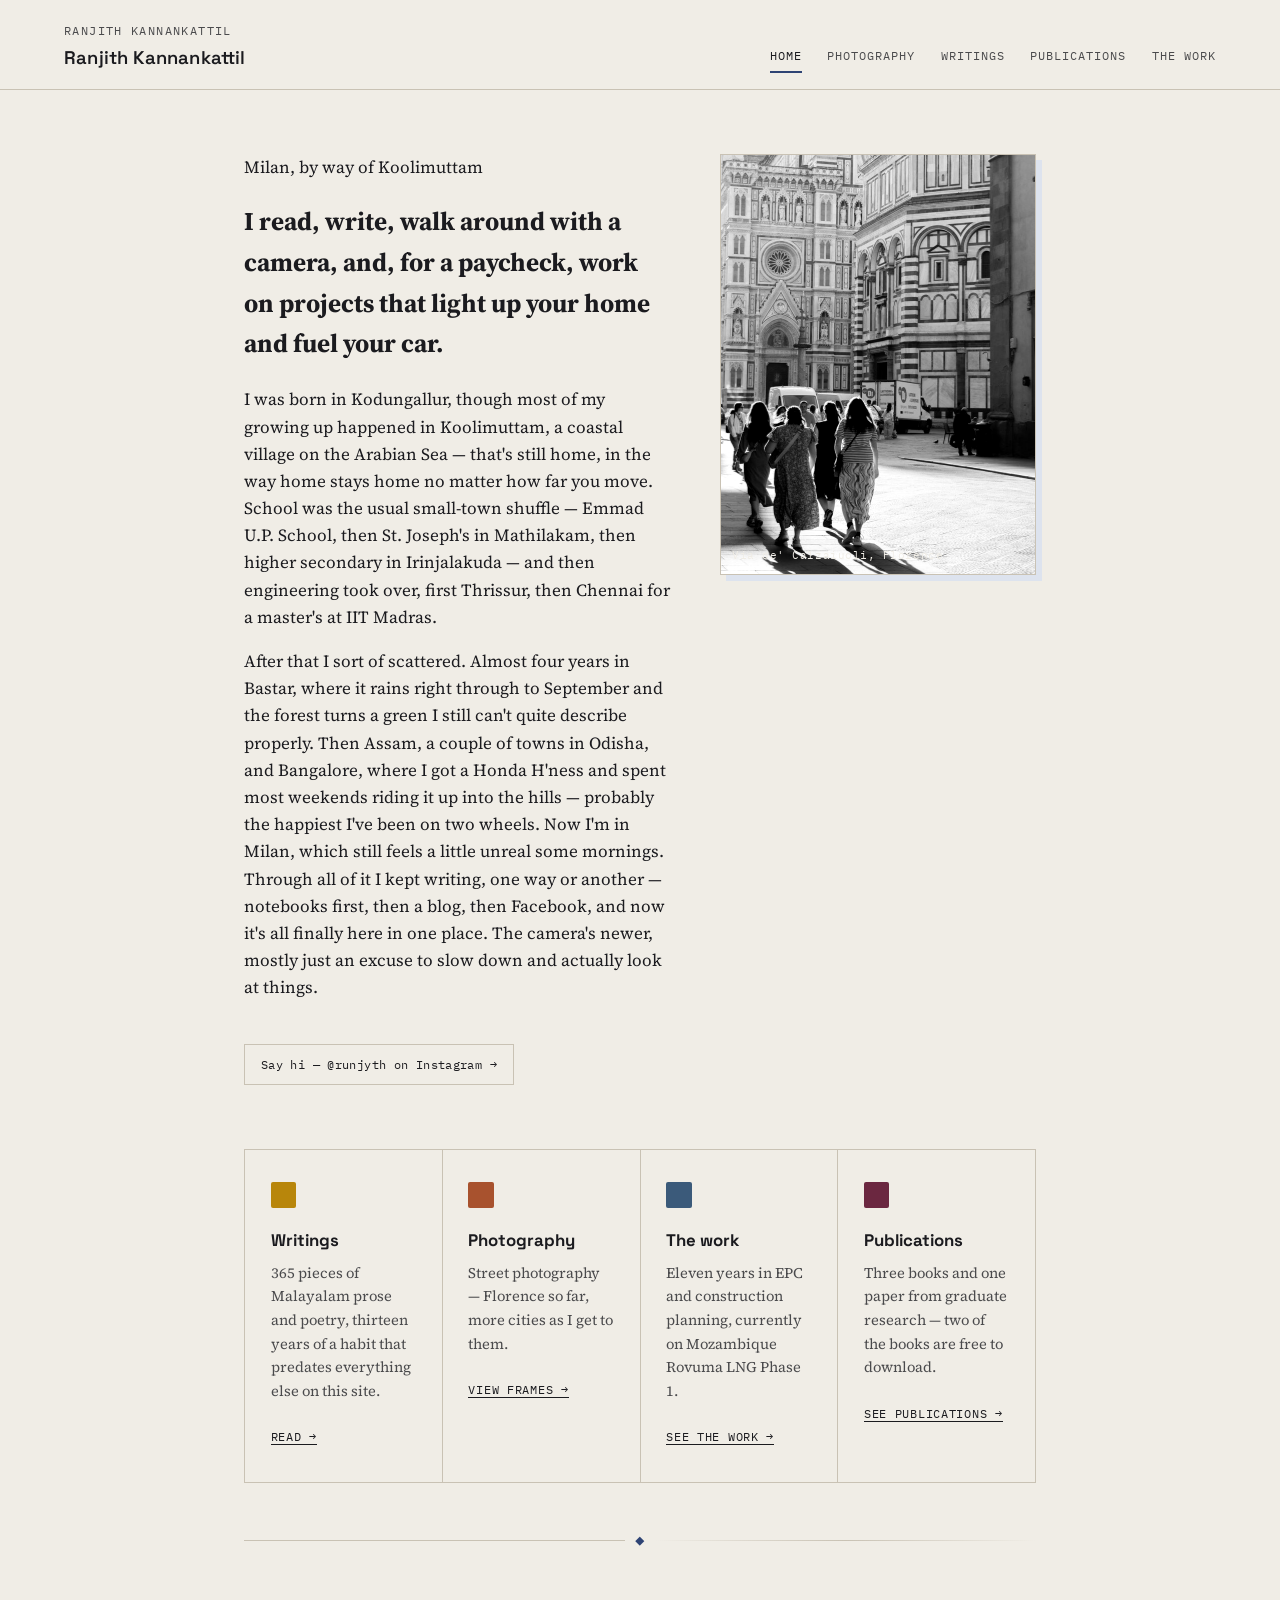
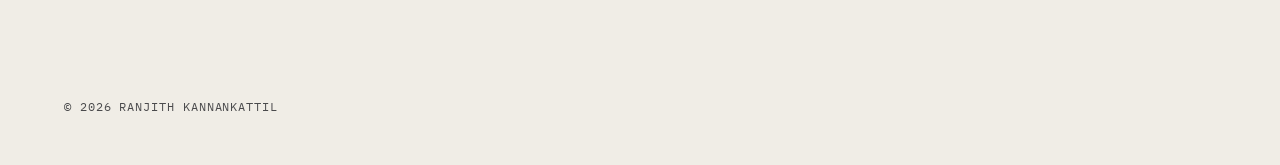
<file: index.html>
<!DOCTYPE html>
<html lang="en">
<head>
<meta charset="UTF-8">
<meta name="viewport" content="width=device-width, initial-scale=1.0">
<title>Ranjith — Writer, Photographer, Engineer</title>
<link rel="preconnect" href="https://fonts.googleapis.com">
<link href="https://fonts.googleapis.com/css2?family=Space+Grotesk:wght@500;600;700&family=Source+Serif+4:ital,wght@0,400;0,600;1,400&family=IBM+Plex+Mono:wght@400;500&family=Manjari:wght@400;700&display=swap" rel="stylesheet">
<link rel="stylesheet" href="css/style.css">
</head>
<body data-section="home">

<header class="titleblock">
  <div>
    <div class="id">RANJITH KANNANKATTIL</div>
    <div class="name">Ranjith Kannankattil</div>
  </div>
  <nav class="tabs">
    <a href="index.html" class="active">Home</a>
    <a href="photography.html">Photography</a>
    <a href="writings.html">Writings</a>
    <a href="publications.html">Publications</a>
    <a href="cv.html">The Work</a>
  </nav>
</header>

<main>
  <section class="hero-grid">
    <div class="hero-text">
      <div class="eyebrow">Milan, by way of Koolimuttam</div>
      <h1>I read, write, walk around with a camera, and, for a paycheck, work on projects that light up your home and fuel your car.</h1>
      <p>I was born in Kodungallur, though most of my growing up happened in Koolimuttam, a
      coastal village on the Arabian Sea — that's still home, in the way home stays home no matter
      how far you move. School was the usual small-town shuffle — Emmad U.P. School, then St.
      Joseph's in Mathilakam, then higher secondary in Irinjalakuda — and then engineering took
      over, first Thrissur, then Chennai for a master's at IIT Madras.</p>
      <p>After that I sort of scattered. Almost four years in Bastar, where it rains right through
      to September and the forest turns a green I still can't quite describe properly. Then Assam,
      a couple of towns in Odisha, and Bangalore, where I got a Honda H'ness and spent most
      weekends riding it up into the hills — probably the happiest I've been on two wheels. Now
      I'm in Milan, which still feels a little unreal some mornings. Through all of it I kept
      writing, one way or another — notebooks first, then a blog, then Facebook, and now it's all
      finally here in one place. The camera's newer, mostly just an excuse to slow down and
      actually look at things.</p>
      <a class="contact-pill" href="https://instagram.com/runjyth" target="_blank" rel="noopener">Say hi — @runjyth on Instagram →</a>
    </div>
    <div class="hero-photo">
      <img src="assets/photos/hero-florence.jpg" alt="Street toward the Duomo, Florence">
      <div class="cap">Via de' Calzaiuoli, Florence</div>
    </div>
  </section>

  <div class="practice-grid">
    <div class="practice">
      <div class="swatch" style="background:#B8860B"></div>
      <h3>Writings</h3>
      <p>365 pieces of Malayalam prose and poetry, thirteen years of a habit that predates everything else on this site.</p>
      <a href="writings.html">Read →</a>
    </div>
    <div class="practice">
      <div class="swatch" style="background:#A8522E"></div>
      <h3>Photography</h3>
      <p>Street photography — Florence so far, more cities as I get to them.</p>
      <a href="photography.html">View frames →</a>
    </div>
    <div class="practice">
      <div class="swatch" style="background:#3B5A7A"></div>
      <h3>The work</h3>
      <p>Eleven years in EPC and construction planning, currently on Mozambique Rovuma LNG Phase 1.</p>
      <a href="cv.html">See the work →</a>
    </div>
    <div class="practice">
      <div class="swatch" style="background:#6B2740"></div>
      <h3>Publications</h3>
      <p>Three books and one paper from graduate research — two of the books are free to download.</p>
      <a href="publications.html">See publications →</a>
    </div>
  </div>

  <div class="diamond-rule"><span class="diamond-mark">◆</span></div>
</main>

<footer>
  <div>© <span id="year"></span> Ranjith Kannankattil</div>
</footer>

<script>document.getElementById('year').textContent = new Date().getFullYear();</script>
</body>
</html>
</file>
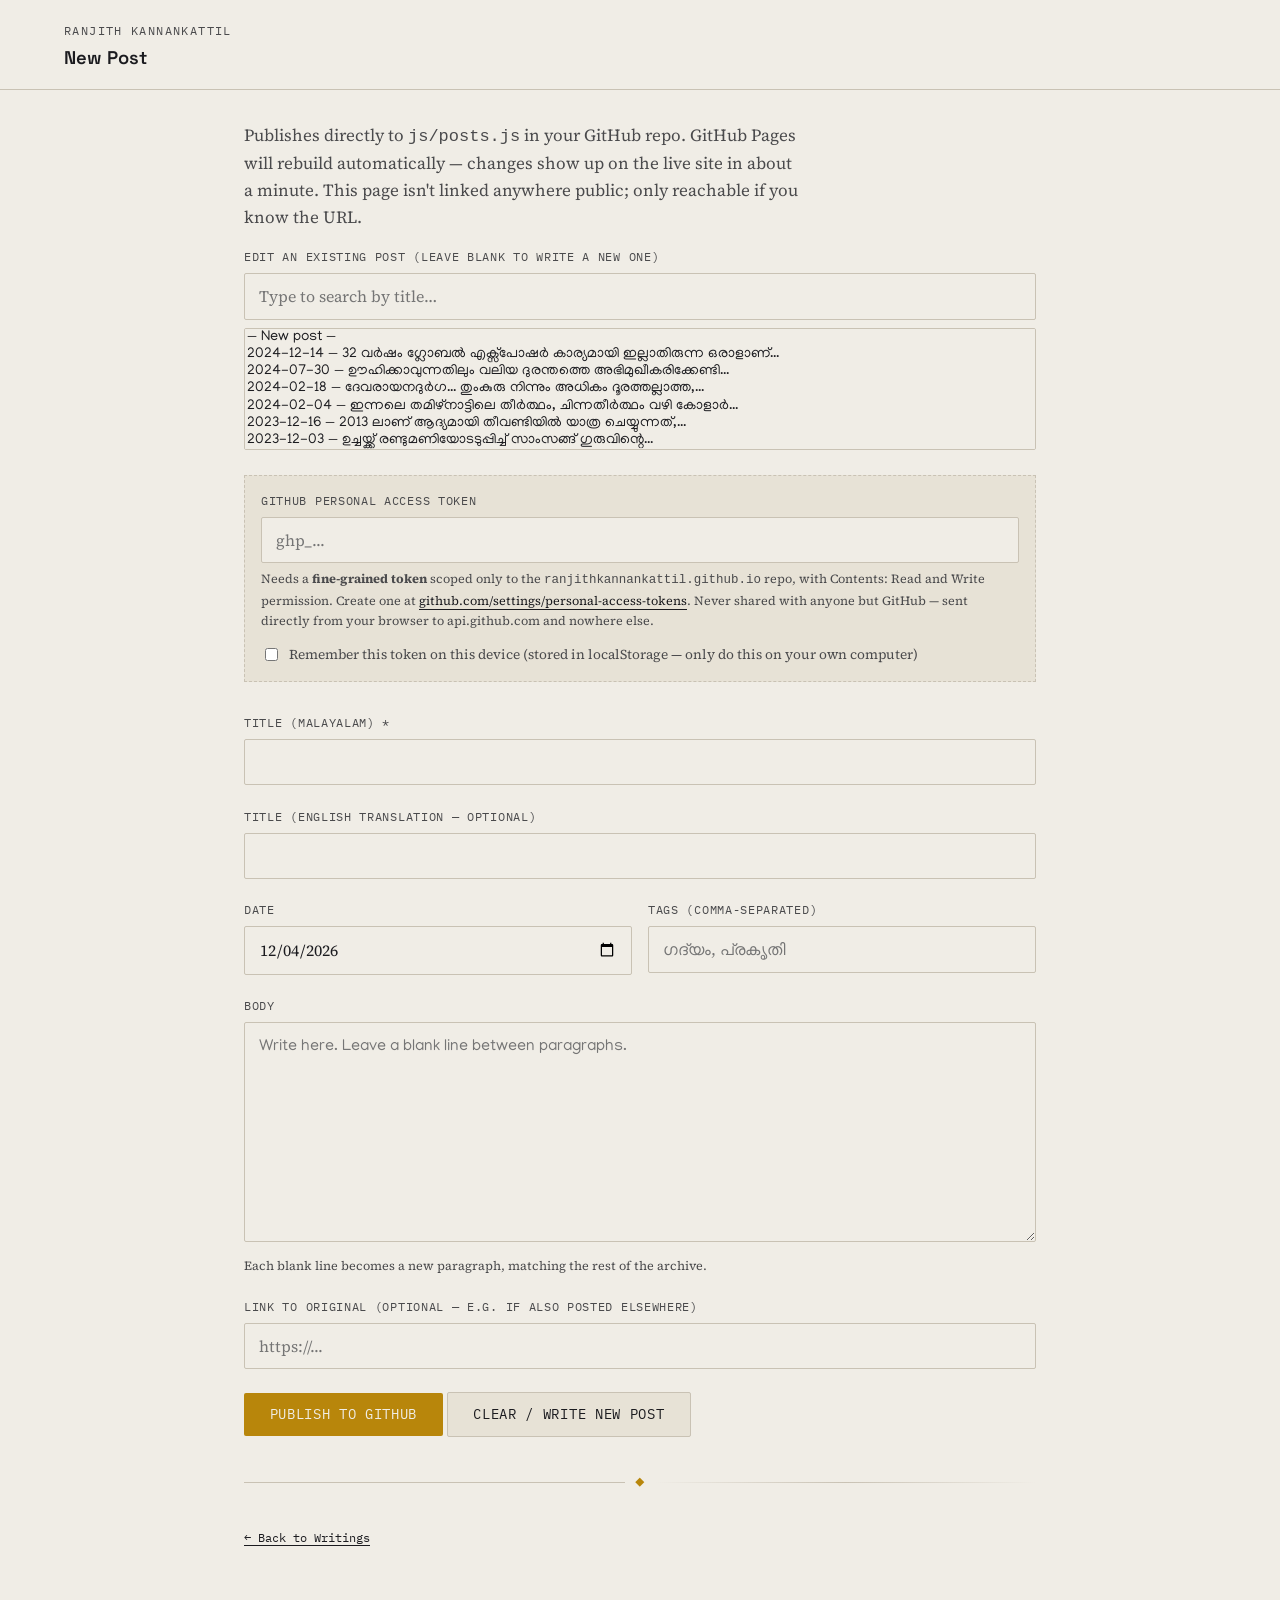
<file: admin.html>
<!DOCTYPE html>
<html lang="en">
<head>
<meta charset="UTF-8">
<meta name="viewport" content="width=device-width, initial-scale=1.0">
<meta name="robots" content="noindex, nofollow">
<title>New Post — Ranjith Kannankattil</title>
<link rel="preconnect" href="https://fonts.googleapis.com">
<link href="https://fonts.googleapis.com/css2?family=Space+Grotesk:wght@500;600;700&family=Source+Serif+4:ital,wght@0,400;0,600;1,400&family=IBM+Plex+Mono:wght@400;500&family=Manjari:wght@400;700&display=swap" rel="stylesheet">
<link rel="stylesheet" href="css/style.css">
<style>
  .admin-field{ margin-bottom:1.4rem; }
  .admin-field label{
    display:block; font-family:var(--f-mono); font-size:.72rem; letter-spacing:.06em;
    text-transform:uppercase; color:var(--ink-soft); margin-bottom:.4rem;
  }
  .admin-field input[type=text], .admin-field input[type=date],
  .admin-field input[type=password], .admin-field textarea{
    width:100%; font-family:var(--f-body); font-size:1rem; padding:.7rem .9rem;
    border:1px solid var(--line); background-color:var(--paper); color:var(--ink);
    border-radius:2px; box-sizing:border-box;
  }
  .admin-field textarea{ font-family:var(--f-ml); min-height:220px; resize:vertical; line-height:1.7; }
  .admin-field .hint{ font-size:.78rem; color:var(--ink-soft); margin-top:.35rem; }
  .admin-row{ display:flex; gap:1rem; flex-wrap:wrap; }
  .admin-row > div{ flex:1; min-width:200px; }
  .admin-check{ display:flex; align-items:center; gap:.5rem; font-size:.85rem; color:var(--ink-soft); margin-top:.5rem; }
  .publish-btn{
    font-family:var(--f-mono); font-size:.85rem; letter-spacing:.05em; text-transform:uppercase;
    padding:.8rem 1.6rem; background:var(--accent); color:var(--paper); border:none;
    border-radius:2px; cursor:pointer;
  }
  .publish-btn:disabled{ opacity:.5; cursor:not-allowed; }
  .admin-status{ margin-top:1.2rem; font-family:var(--f-mono); font-size:.85rem; }
  .admin-status.error{ color:#B23A3A; }
  .admin-status.ok{ color:#2E7D4F; }
  .token-box{
    border:1px dashed var(--line); padding:1rem; margin-bottom:2rem; background:var(--paper-2);
  }
</style>
</head>
<body data-section="writings">

<header class="titleblock">
  <div>
    <div class="id">RANJITH KANNANKATTIL</div>
    <div class="name">New Post</div>
  </div>
</header>

<main>
  <p style="max-width:62ch; color:var(--ink-soft); margin-top:2rem;">
    Publishes directly to <code>js/posts.js</code> in your GitHub repo. GitHub Pages will
    rebuild automatically — changes show up on the live site in about a minute.
    This page isn't linked anywhere public; only reachable if you know the URL.
  </p>

  <div class="admin-field">
    <label for="post-search">Edit an existing post (leave blank to write a new one)</label>
    <input type="text" id="post-search" placeholder="Type to search by title…">
    <select id="existing-post" size="7" style="width:100%; font-family:var(--f-ml); font-size:.9rem; margin-top:.5rem; background-color:var(--paper); border:1px solid var(--line); color:var(--ink);">
      <option value="">— Loading posts… —</option>
    </select>
    <div class="hint" id="editing-indicator"></div>
  </div>

  <div class="token-box">
    <div class="admin-field" style="margin-bottom:.8rem;">
      <label for="gh-token">GitHub Personal Access Token</label>
      <input type="password" id="gh-token" placeholder="ghp_...">
      <div class="hint">
        Needs a <strong>fine-grained token</strong> scoped only to the
        <code>ranjithkannankattil.github.io</code> repo, with Contents: Read and Write
        permission. Create one at
        <a href="https://github.com/settings/personal-access-tokens/new" target="_blank" rel="noopener" style="border-bottom:1px solid currentColor;">github.com/settings/personal-access-tokens</a>.
        Never shared with anyone but GitHub — sent directly from your browser to
        api.github.com and nowhere else.
      </div>
    </div>
    <label class="admin-check">
      <input type="checkbox" id="remember-token">
      Remember this token on this device (stored in localStorage — only do this on your own computer)
    </label>
  </div>

  <form id="post-form">
    <div class="admin-field">
      <label for="title-ml">Title (Malayalam) *</label>
      <input type="text" id="title-ml" required>
    </div>

    <div class="admin-field">
      <label for="title-en">Title (English translation — optional)</label>
      <input type="text" id="title-en">
    </div>

    <div class="admin-row">
      <div class="admin-field">
        <label for="post-date">Date</label>
        <input type="date" id="post-date">
      </div>
      <div class="admin-field">
        <label for="post-tags">Tags (comma-separated)</label>
        <input type="text" id="post-tags" placeholder="ഗദ്യം, പ്രകൃതി">
      </div>
    </div>

    <div class="admin-field">
      <label for="post-body">Body</label>
      <textarea id="post-body" required placeholder="Write here. Leave a blank line between paragraphs."></textarea>
      <div class="hint">Each blank line becomes a new paragraph, matching the rest of the archive.</div>
    </div>

    <div class="admin-field">
      <label for="post-url">Link to original (optional — e.g. if also posted elsewhere)</label>
      <input type="text" id="post-url" placeholder="https://...">
    </div>

    <button type="submit" class="publish-btn" id="publish-btn">Publish to GitHub</button>
    <button type="button" class="publish-btn" id="new-post-btn" style="background:var(--paper-2); color:var(--ink); border:1px solid var(--line);">Clear / write new post</button>
    <div id="admin-status" class="admin-status"></div>
  </form>

  <div class="diamond-rule"><span class="diamond-mark">◆</span></div>
  <p style="font-family:var(--f-mono); font-size:.75rem; color:var(--ink-soft);">
    <a href="writings.html" style="border-bottom:1px solid currentColor;">← Back to Writings</a>
  </p>

</main>

<script src="js/posts.js"></script>
<script src="js/admin.js"></script>
</body>
</html>
</file>
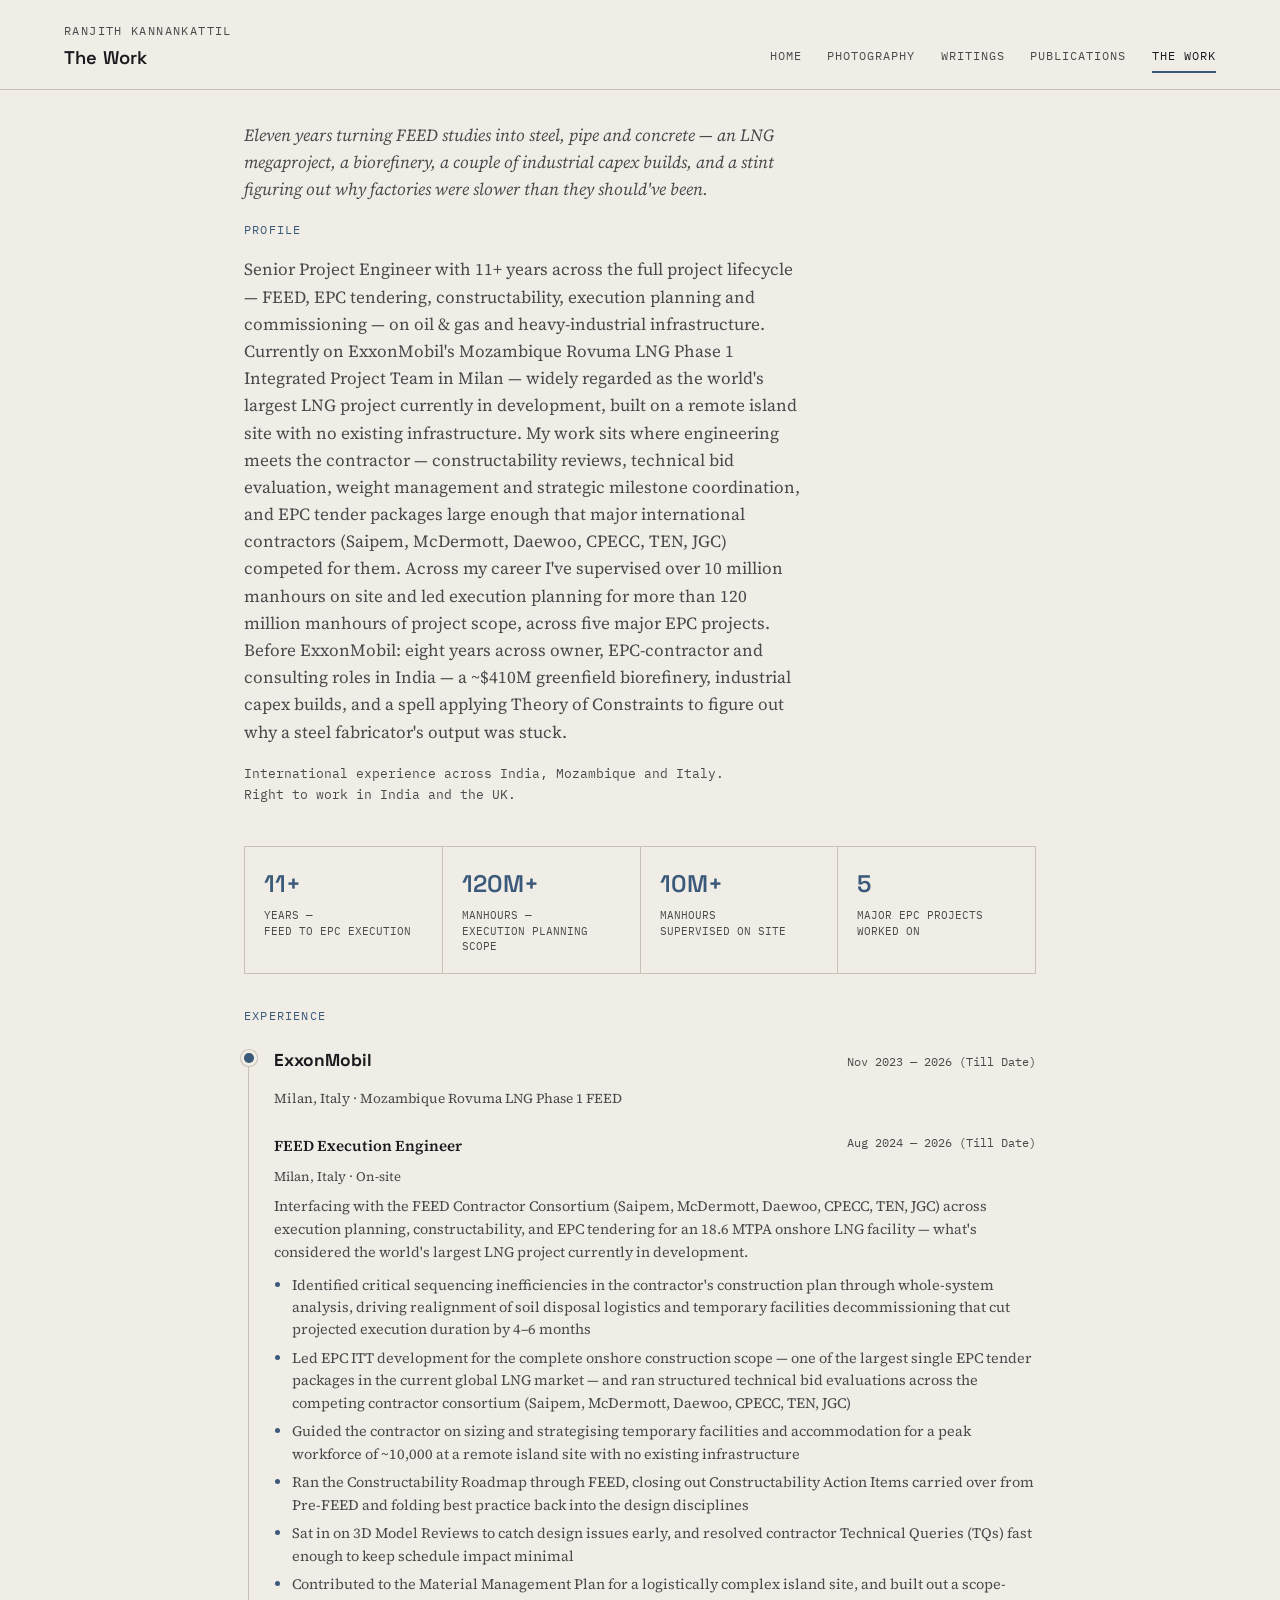
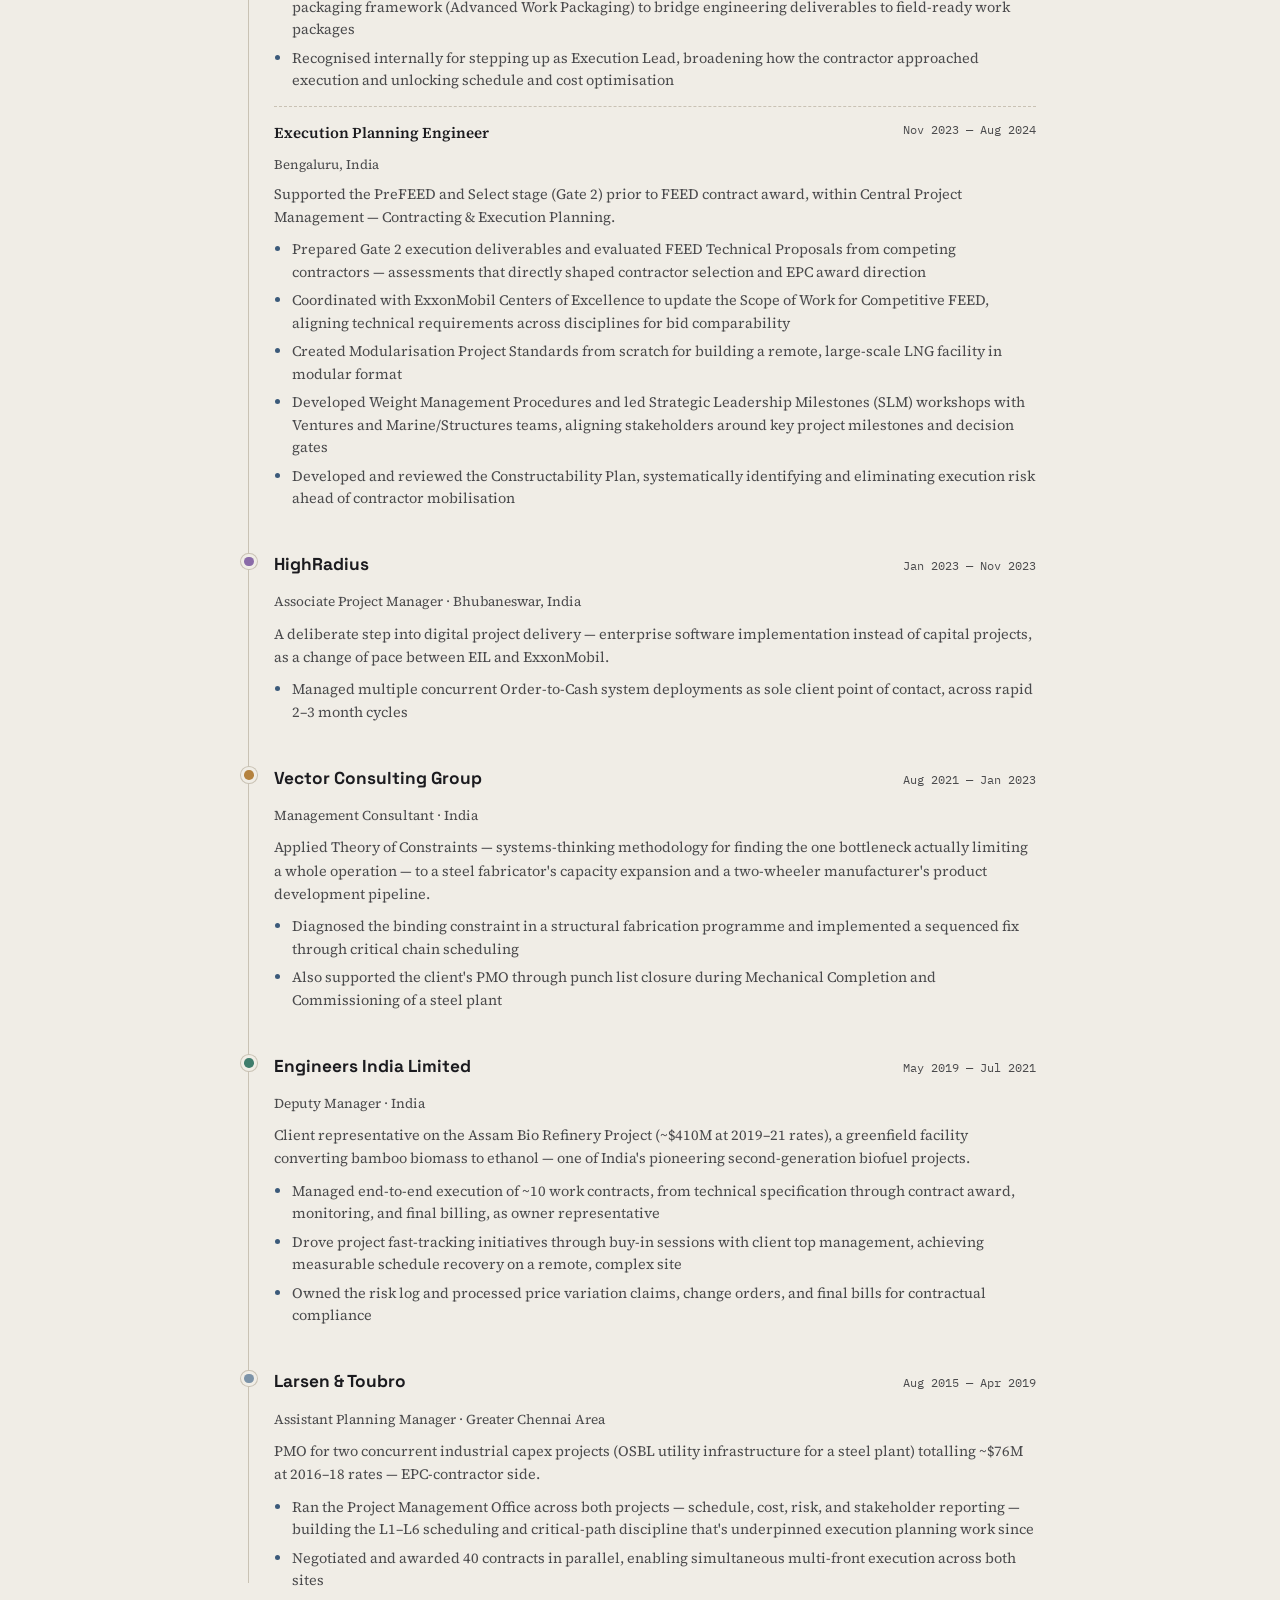
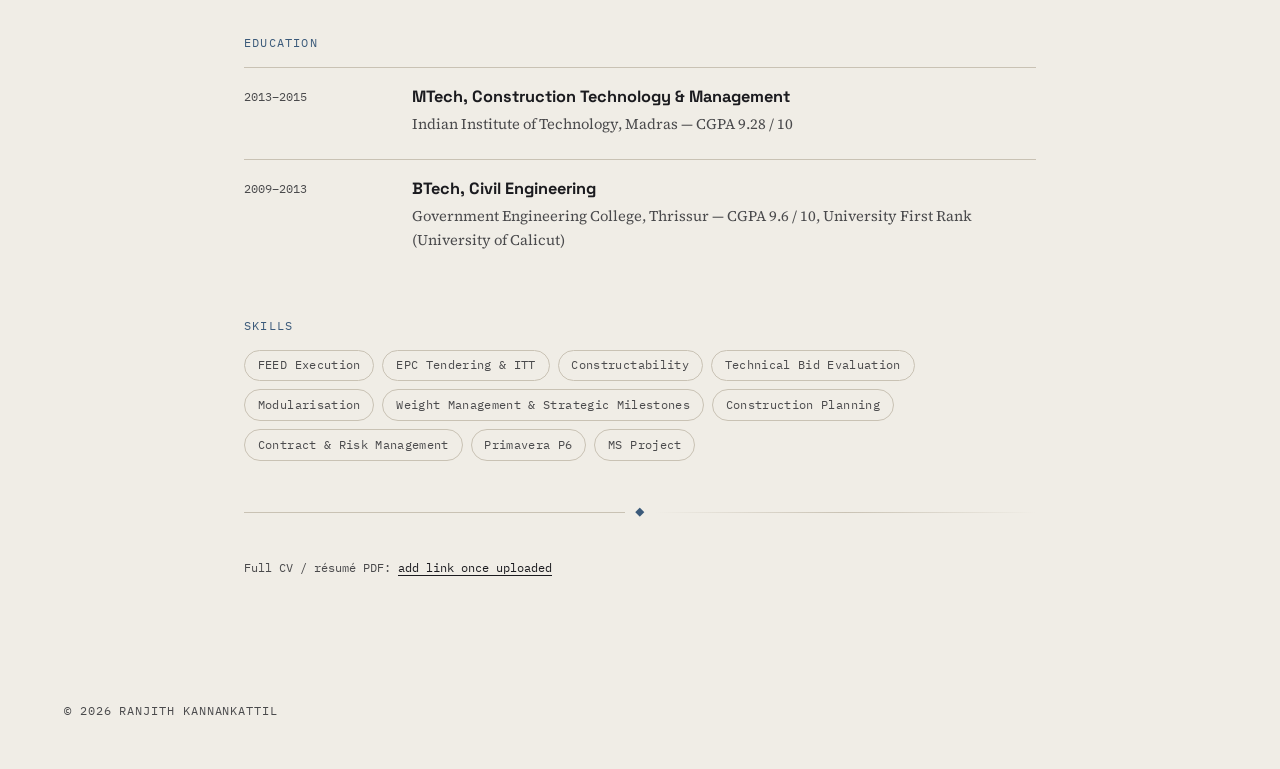
<file: cv.html>
<!DOCTYPE html>
<html lang="en">
<head>
<meta charset="UTF-8">
<meta name="viewport" content="width=device-width, initial-scale=1.0">
<title>The Work — Ranjith K B</title>
<link rel="preconnect" href="https://fonts.googleapis.com">
<link href="https://fonts.googleapis.com/css2?family=Space+Grotesk:wght@500;600;700&family=Source+Serif+4:ital,wght@0,400;0,600;1,400&family=IBM+Plex+Mono:wght@400;500&family=Manjari:wght@400;700&display=swap" rel="stylesheet">
<link rel="stylesheet" href="css/style.css">
</head>
<body data-section="cv">

<header class="titleblock">
  <div>
    <div class="id">RANJITH KANNANKATTIL</div>
    <div class="name">The Work</div>
  </div>
  <nav class="tabs">
    <a href="index.html">Home</a>
    <a href="photography.html">Photography</a>
    <a href="writings.html">Writings</a>
    <a href="publications.html">Publications</a>
    <a href="cv.html" class="active">The Work</a>
  </nav>
</header>

<main>

  <p style="max-width:62ch; color:var(--ink-soft); margin-top:2rem; font-style:italic;">
    Eleven years turning FEED studies into steel, pipe and concrete — an LNG megaproject, a
    biorefinery, a couple of industrial capex builds, and a stint figuring out why factories
    were slower than they should've been.
  </p>

  <div class="cv-section">
    <div class="label">Profile</div>
    <p style="max-width:62ch; color:var(--ink-soft);">
      Senior Project Engineer with 11+ years across the full project lifecycle — FEED,
      EPC tendering, constructability, execution planning and commissioning — on oil &amp; gas
      and heavy-industrial infrastructure. Currently on ExxonMobil's Mozambique Rovuma LNG
      Phase 1 Integrated Project Team in Milan — widely regarded as the world's largest LNG
      project currently in development, built on a remote island site with no existing infrastructure. My work sits where engineering meets the
      contractor — constructability reviews, technical bid evaluation, weight management and
      strategic milestone coordination, and EPC tender packages large enough that major
      international contractors (Saipem, McDermott, Daewoo, CPECC, TEN, JGC) competed for them.
      Across my career I've supervised over 10 million manhours on site and led execution
      planning for more than 120 million manhours of project scope, across five major EPC
      projects. Before
      ExxonMobil: eight years across owner, EPC-contractor and consulting roles in India — a
      ~$410M greenfield biorefinery, industrial capex builds, and a spell applying Theory of
      Constraints to figure out why a steel fabricator's output was stuck.
    </p>
    <p style="max-width:62ch; color:var(--ink-soft); margin-top:.8rem; font-family:var(--f-mono); font-size:.82rem;">
      International experience across India, Mozambique and Italy. Right to work in India and the UK.
    </p>
  </div>

  <div class="cv-stats">
    <div class="cv-stat"><div class="n">11+</div><div class="t">YEARS —<br>FEED TO EPC EXECUTION</div></div>
    <div class="cv-stat"><div class="n">120M+</div><div class="t">MANHOURS —<br>EXECUTION PLANNING SCOPE</div></div>
    <div class="cv-stat"><div class="n">10M+</div><div class="t">MANHOURS<br>SUPERVISED ON SITE</div></div>
    <div class="cv-stat"><div class="n">5</div><div class="t">MAJOR EPC PROJECTS<br>WORKED ON</div></div>
  </div>

  <div class="cv-section">
    <div class="label">Experience</div>
    <div class="cv-timeline">

      <div class="cv-company" id="co-exxonmobil" style="--dot:var(--accent);">
        <div class="cv-company-head">
          <h4>ExxonMobil</h4>
          <time>Nov 2023 — <span class="till-now"></span></time>
        </div>
        <div style="color:var(--ink-soft); font-size:.85rem; margin-bottom:.6rem;">Milan, Italy · Mozambique Rovuma LNG Phase 1 FEED</div>

        <div class="cv-subrole">
          <div class="role-line">
            <span class="role-title">FEED Execution Engineer</span>
            <span class="role-time">Aug 2024 — <span class="till-now"></span></span>
          </div>
          <div class="role-loc">Milan, Italy · On-site</div>
          <p style="font-size:.9rem; color:var(--ink-soft); margin:0 0 .6rem;">
            Interfacing with the FEED Contractor Consortium (Saipem, McDermott, Daewoo, CPECC,
            TEN, JGC) across execution planning, constructability, and EPC tendering for an
            18.6 MTPA onshore LNG facility — what's considered the world's largest LNG project
            currently in development.
          </p>
          <ul class="cv-bullets">
            <li>Identified critical sequencing inefficiencies in the contractor's construction plan through whole-system analysis, driving realignment of soil disposal logistics and temporary facilities decommissioning that cut projected execution duration by 4–6 months</li>
            <li>Led EPC ITT development for the complete onshore construction scope — one of the largest single EPC tender packages in the current global LNG market — and ran structured technical bid evaluations across the competing contractor consortium (Saipem, McDermott, Daewoo, CPECC, TEN, JGC)</li>
            <li>Guided the contractor on sizing and strategising temporary facilities and accommodation for a peak workforce of ~10,000 at a remote island site with no existing infrastructure</li>
            <li>Ran the Constructability Roadmap through FEED, closing out Constructability Action Items carried over from Pre-FEED and folding best practice back into the design disciplines</li>
            <li>Sat in on 3D Model Reviews to catch design issues early, and resolved contractor Technical Queries (TQs) fast enough to keep schedule impact minimal</li>
            <li>Contributed to the Material Management Plan for a logistically complex island site, and built out a scope-packaging framework (Advanced Work Packaging) to bridge engineering deliverables to field-ready work packages</li>
            <li>Recognised internally for stepping up as Execution Lead, broadening how the contractor approached execution and unlocking schedule and cost optimisation</li>
          </ul>
        </div>

        <div class="cv-subrole">
          <div class="role-line">
            <span class="role-title">Execution Planning Engineer</span>
            <span class="role-time">Nov 2023 — Aug 2024</span>
          </div>
          <div class="role-loc">Bengaluru, India</div>
          <p style="font-size:.9rem; color:var(--ink-soft); margin:0 0 .6rem;">
            Supported the PreFEED and Select stage (Gate 2) prior to FEED contract award, within
            Central Project Management — Contracting &amp; Execution Planning.
          </p>
          <ul class="cv-bullets">
            <li>Prepared Gate 2 execution deliverables and evaluated FEED Technical Proposals from competing contractors — assessments that directly shaped contractor selection and EPC award direction</li>
            <li>Coordinated with ExxonMobil Centers of Excellence to update the Scope of Work for Competitive FEED, aligning technical requirements across disciplines for bid comparability</li>
            <li>Created Modularisation Project Standards from scratch for building a remote, large-scale LNG facility in modular format</li>
            <li>Developed Weight Management Procedures and led Strategic Leadership Milestones (SLM) workshops with Ventures and Marine/Structures teams, aligning stakeholders around key project milestones and decision gates</li>
            <li>Developed and reviewed the Constructability Plan, systematically identifying and eliminating execution risk ahead of contractor mobilisation</li>
          </ul>
        </div>
      </div>

      <div class="cv-company" id="co-highradius" style="--dot:#8A6BA8;">
        <div class="cv-company-head">
          <h4>HighRadius</h4>
          <time>Jan 2023 — Nov 2023</time>
        </div>
        <div style="color:var(--ink-soft); font-size:.85rem; margin-bottom:.6rem;">Associate Project Manager · Bhubaneswar, India</div>
        <p style="font-size:.9rem; color:var(--ink-soft); margin:0 0 .6rem;">
          A deliberate step into digital project delivery — enterprise software implementation
          instead of capital projects, as a change of pace between EIL and ExxonMobil.
        </p>
        <ul class="cv-bullets">
          <li>Managed multiple concurrent Order-to-Cash system deployments as sole client point of contact, across rapid 2–3 month cycles</li>
        </ul>
      </div>

      <div class="cv-company" id="co-vector" style="--dot:#B4823F;">
        <div class="cv-company-head">
          <h4>Vector Consulting Group</h4>
          <time>Aug 2021 — Jan 2023</time>
        </div>
        <div style="color:var(--ink-soft); font-size:.85rem; margin-bottom:.6rem;">Management Consultant · India</div>
        <p style="font-size:.9rem; color:var(--ink-soft); margin:0 0 .6rem;">
          Applied Theory of Constraints — systems-thinking methodology for finding the one
          bottleneck actually limiting a whole operation — to a steel fabricator's capacity
          expansion and a two-wheeler manufacturer's product development pipeline.
        </p>
        <ul class="cv-bullets">
          <li>Diagnosed the binding constraint in a structural fabrication programme and implemented a sequenced fix through critical chain scheduling</li>
          <li>Also supported the client's PMO through punch list closure during Mechanical Completion and Commissioning of a steel plant</li>
        </ul>
      </div>

      <div class="cv-company" id="co-eil" style="--dot:#3F7D6C;">
        <div class="cv-company-head">
          <h4>Engineers India Limited</h4>
          <time>May 2019 — Jul 2021</time>
        </div>
        <div style="color:var(--ink-soft); font-size:.85rem; margin-bottom:.6rem;">Deputy Manager · India</div>
        <p style="font-size:.9rem; color:var(--ink-soft); margin:0 0 .6rem;">
          Client representative on the Assam Bio Refinery Project (~$410M at 2019–21 rates), a
          greenfield facility converting bamboo biomass to ethanol — one of India's pioneering
          second-generation biofuel projects.
        </p>
        <ul class="cv-bullets">
          <li>Managed end-to-end execution of ~10 work contracts, from technical specification through contract award, monitoring, and final billing, as owner representative</li>
          <li>Drove project fast-tracking initiatives through buy-in sessions with client top management, achieving measurable schedule recovery on a remote, complex site</li>
          <li>Owned the risk log and processed price variation claims, change orders, and final bills for contractual compliance</li>
        </ul>
      </div>

      <div class="cv-company" id="co-lt" style="--dot:#7C93A8;">
        <div class="cv-company-head">
          <h4>Larsen &amp; Toubro</h4>
          <time>Aug 2015 — Apr 2019</time>
        </div>
        <div style="color:var(--ink-soft); font-size:.85rem; margin-bottom:.6rem;">Assistant Planning Manager · Greater Chennai Area</div>
        <p style="font-size:.9rem; color:var(--ink-soft); margin:0 0 .6rem;">
          PMO for two concurrent industrial capex projects (OSBL utility infrastructure for a
          steel plant) totalling ~$76M at 2016–18 rates — EPC-contractor side.
        </p>
        <ul class="cv-bullets">
          <li>Ran the Project Management Office across both projects — schedule, cost, risk, and stakeholder reporting — building the L1–L6 scheduling and critical-path discipline that's underpinned execution planning work since</li>
          <li>Negotiated and awarded 40 contracts in parallel, enabling simultaneous multi-front execution across both sites</li>
        </ul>
      </div>

    </div>
  </div>

  <div class="cv-section">
    <div class="label">Education</div>
    <div class="cv-entry">
      <time>2013–2015</time>
      <div>
        <h4>MTech, Construction Technology &amp; Management</h4>
        <div class="org">Indian Institute of Technology, Madras — CGPA 9.28 / 10</div>
      </div>
    </div>
    <div class="cv-entry">
      <time>2009–2013</time>
      <div>
        <h4>BTech, Civil Engineering</h4>
        <div class="org">Government Engineering College, Thrissur — CGPA 9.6 / 10, University First Rank (University of Calicut)</div>
      </div>
    </div>
  </div>

  <div class="cv-section">
    <div class="label">Skills</div>
    <div style="display:flex; flex-wrap:wrap; gap:.5rem;">
      <span class="chip">FEED Execution</span>
      <span class="chip">EPC Tendering &amp; ITT</span>
      <span class="chip">Constructability</span>
      <span class="chip">Technical Bid Evaluation</span>
      <span class="chip">Modularisation</span>
      <span class="chip">Weight Management &amp; Strategic Milestones</span>
      <span class="chip">Construction Planning</span>
      <span class="chip">Contract &amp; Risk Management</span>
      <span class="chip">Primavera P6</span>
      <span class="chip">MS Project</span>
    </div>
  </div>

  <div class="diamond-rule"><span class="diamond-mark">◆</span></div>
  <p style="font-family:var(--f-mono); font-size:.78rem; color:var(--ink-soft);">
    Full CV / résumé PDF: <a href="#" style="border-bottom:1px solid currentColor;">add link once uploaded</a>
  </p>

</main>

<footer>
  <div>© <span id="year"></span> Ranjith Kannankattil</div>
</footer>

<script>
document.getElementById('year').textContent = new Date().getFullYear();
document.querySelectorAll('.till-now').forEach(el => {
  el.textContent = new Date().getFullYear() + ' (Till Date)';
});
</script>
</body>
</html>
</file>
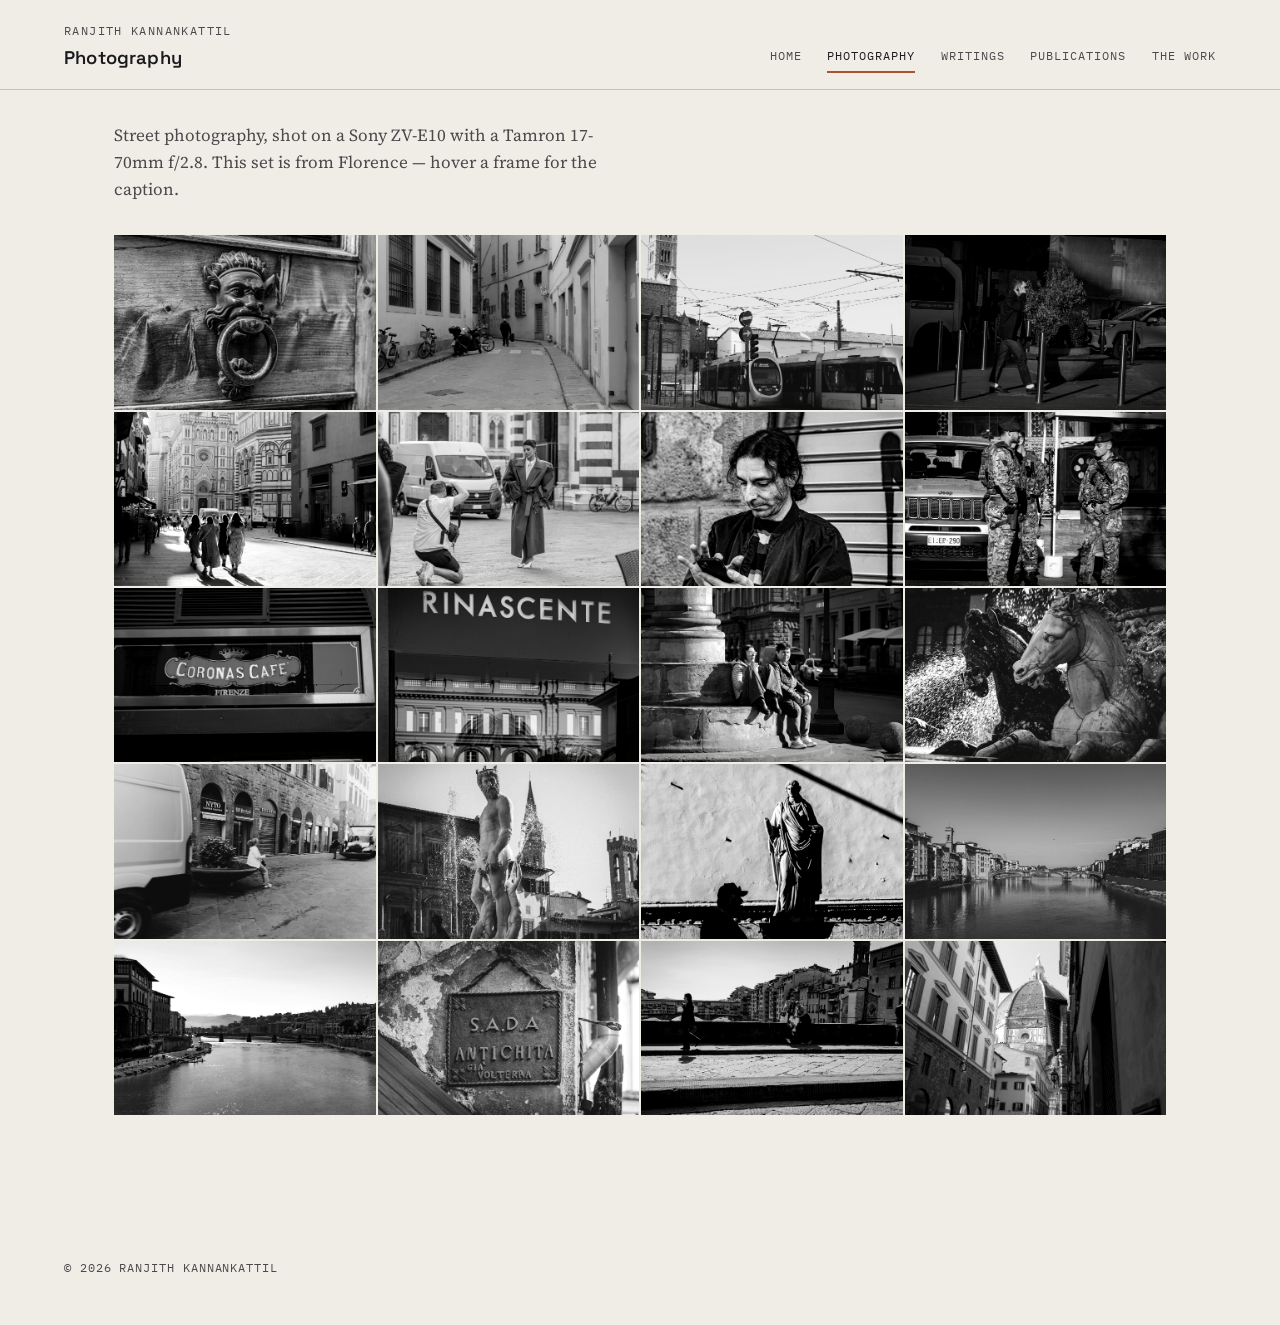
<file: photography.html>
<!DOCTYPE html>
<html lang="en">
<head>
<meta charset="UTF-8">
<meta name="viewport" content="width=device-width, initial-scale=1.0">
<title>Photography — Ranjith</title>
<link rel="preconnect" href="https://fonts.googleapis.com">
<link href="https://fonts.googleapis.com/css2?family=Space+Grotesk:wght@500;600;700&family=Source+Serif+4:ital,wght@0,400;0,600;1,400&family=IBM+Plex+Mono:wght@400;500&family=Manjari:wght@400;700&display=swap" rel="stylesheet">
<link rel="stylesheet" href="css/style.css">
</head>
<body data-section="photography" class="wide">

<header class="titleblock">
  <div>
    <div class="id">RANJITH KANNANKATTIL</div>
    <div class="name">Photography</div>
  </div>
  <nav class="tabs">
    <a href="index.html">Home</a>
    <a href="photography.html" class="active">Photography</a>
    <a href="writings.html">Writings</a>
    <a href="publications.html">Publications</a>
    <a href="cv.html">The Work</a>
  </nav>
</header>

<main>
  <p style="max-width:56ch; color:var(--ink-soft); margin-top:2rem;">
    Street photography, shot on a Sony ZV-E10 with a Tamron 17-70mm f/2.8. This set is from
    Florence — hover a frame for the caption.
  </p>

  <div class="contact-sheet">
    <div class="frame"><img src="assets/photos/DSC05397.jpg"><div class="cap">Door knocker, Florence</div></div>
    <div class="frame"><img src="assets/photos/DSC05400.jpg"><div class="cap">Back alley, Florence</div></div>
    <div class="frame"><img src="assets/photos/DSC05384.jpg"><div class="cap">Tram, Piazza del Carmine</div></div>
    <div class="frame"><img src="assets/photos/DSC05386.jpg"><div class="cap">On the phone, Florence</div></div>
    <div class="frame"><img src="assets/photos/DSC05412.jpg"><div class="cap">Via de' Calzaiuoli, Duomo behind</div></div>
    <div class="frame"><img src="assets/photos/DSC05432.jpg"><div class="cap">Fashion shoot, Piazza del Duomo</div></div>
    <div class="frame"><img src="assets/photos/DSC05418.jpg"><div class="cap">Portrait, Florence</div></div>
    <div class="frame"><img src="assets/photos/DSC05443.jpg"><div class="cap">Soldiers on duty, Piazza del Duomo</div></div>
    <div class="frame"><img src="assets/photos/DSC05487.jpg"><div class="cap">Coronas Café, Firenze</div></div>
    <div class="frame"><img src="assets/photos/DSC05493.jpg"><div class="cap">La Rinascente, reflected</div></div>
    <div class="frame"><img src="assets/photos/DSC05492.jpg"><div class="cap">Piazza della Repubblica</div></div>
    <div class="frame"><img src="assets/photos/DSC05512.jpg"><div class="cap">Fontana del Nettuno, horses</div></div>
    <div class="frame"><img src="assets/photos/DSC05508.jpg"><div class="cap">Loggia dei Lanzi, market street</div></div>
    <div class="frame"><img src="assets/photos/DSC05516.jpg"><div class="cap">Statue and shadow</div></div>
    <div class="frame"><img src="assets/photos/DSC05519.jpg"><div class="cap">Ponte Santa Trinita, Arno</div></div>
    <div class="frame"><img src="assets/photos/DSC05576.jpg"><div class="cap">Arno, looking toward the hills</div></div>
    <div class="frame"><img src="assets/photos/DSC05579.jpg"><div class="cap">S.A.D.A Antichità, Volterra sign</div></div>
    <div class="frame"><img src="assets/photos/DSC05584.jpg"><div class="cap">Ponte Vecchio, from Ponte Santa Trinita</div></div>
    <div class="frame"><img src="assets/photos/DSC05604.jpg"><div class="cap">Fontana del Nettuno</div></div>
    <div class="frame"><img src="assets/photos/DSC05607.jpg"><div class="cap">Alley toward the Duomo</div></div>
  </div>
</main>

<footer>
  <div>© <span id="year"></span> Ranjith Kannankattil</div>
</footer>

<script>document.getElementById('year').textContent = new Date().getFullYear();</script>
</body>
</html>
</file>
<file: css/style.css>
/* ============================================================
   BASE TOKENS
   ============================================================ */
:root{
  --ink:        #1B1B1F;
  --ink-soft:   #4A4A4C;
  --paper:      #F0EDE6;
  --paper-2:    #E7E2D6;
  --line:       #C9C2B4;

  --f-display:  'Space Grotesk', sans-serif;
  --f-body:     'Source Serif 4', serif;
  --f-mono:     'IBM Plex Mono', monospace;
  --f-ml:       'Manjari', sans-serif;

  /* default accent, overridden per section below */
  --accent:      #2E4374;
  --accent-soft: #DDE3EE;
}

[data-section="home"]        { --accent:#2E4374; --accent-soft:#DDE3EE; }
[data-section="cv"]          { --accent:#3B5A7A; --accent-soft:#E3E8ED; }
[data-section="photography"] { --accent:#A8522E; --accent-soft:#EFE3DC; }
[data-section="writings"]    { --accent:#B8860B; --accent-soft:#F1E6C8; --ink-accent:#6B1F1F; }
[data-section="publications"]       { --accent:#6B2740; --accent-soft:#EBDCE1; }

*{ box-sizing:border-box; }
html{ scroll-behavior:smooth; overflow-x:hidden; }
body{
  margin:0;
  max-width:100vw;
  overflow-x:hidden;
  background:var(--paper);
  color:var(--ink);
  font-family:var(--f-body);
  font-size:17px;
  line-height:1.6;
  -webkit-font-smoothing:antialiased;
}
a{ color:var(--ink); text-decoration:none; }
a:focus-visible, button:focus-visible, input:focus-visible{
  outline:2px solid var(--accent);
  outline-offset:2px;
}
img{ max-width:100%; display:block; }

/* ============================================================
   TITLE BLOCK / HEADER  (drafting-sheet motif)
   ============================================================ */
.titleblock{
  display:flex;
  justify-content:space-between;
  align-items:flex-end;
  padding:1.4rem 5vw 1rem;
  border-bottom:1px solid var(--line);
  flex-wrap:wrap;
  gap:1rem;
}
.titleblock .id{
  font-family:var(--f-mono);
  font-size:.72rem;
  letter-spacing:.12em;
  color:var(--ink-soft);
  text-transform:uppercase;
}
.titleblock .name{
  font-family:var(--f-display);
  font-weight:600;
  font-size:1.15rem;
  letter-spacing:.01em;
  margin-top:.15rem;
}
nav.tabs{
  display:flex;
  flex-wrap:wrap;
  gap:.5rem 1.6rem;
  font-family:var(--f-mono);
  font-size:.78rem;
  letter-spacing:.08em;
  text-transform:uppercase;
}
nav.tabs a{
  padding-bottom:.3rem;
  border-bottom:2px solid transparent;
  color:var(--ink-soft);
}
nav.tabs a:hover{ color:var(--ink); }
nav.tabs a.active{
  color:var(--ink);
  border-bottom-color:var(--accent);
}

/* ============================================================
   DIAMOND RULE — signature divider, reused from the
   Hridyaksharangal poster system's ◆ ornament
   ============================================================ */
.diamond-rule{
  display:flex;
  align-items:center;
  gap:.6rem;
  color:var(--accent);
  margin:2.2rem 0;
}
.diamond-rule::before,
.diamond-rule::after{
  content:"";
  flex:1;
  height:1px;
  background:linear-gradient(90deg, transparent, var(--line), transparent);
}
.diamond-rule::before{ background:linear-gradient(90deg, var(--line), var(--line)); }
.diamond-mark{ font-size:.8rem; }

/* ============================================================
   LAYOUT SHELLS
   ============================================================ */
main{ padding:0 5vw 5rem; max-width:920px; margin:0 auto; scroll-behavior:smooth; }
.wide  main{ max-width:1180px; }

footer{
  font-family:var(--f-mono);
  font-size:.72rem;
  letter-spacing:.08em;
  text-transform:uppercase;
  color:var(--ink-soft);
  padding:2rem 5vw 3rem;
  display:flex;
  justify-content:space-between;
  flex-wrap:wrap;
  gap:.5rem;
}
footer .diamond-mark{ color:var(--accent); margin:0 .5rem; }

/* ============================================================
   HOME
   ============================================================ */
.hero{ padding:4.5rem 0 2rem; }
.hero .eyebrow{
  font-family:var(--f-mono);
  font-size:.78rem;
  letter-spacing:.14em;
  text-transform:uppercase;
  color:var(--accent);
  margin-bottom:1rem;
}
.hero h1{
  font-family:var(--f-display);
  font-weight:600;
  font-size:clamp(2.1rem, 5vw, 3.4rem);
  line-height:1.08;
  margin:0 0 1.2rem;
  max-width:14ch;
}
.hero p{
  max-width:52ch;
  color:var(--ink-soft);
  font-size:1.08rem;
}

.practice-grid{
  display:grid;
  grid-template-columns:repeat(4, 1fr);
  gap:1px;
  background:var(--line);
  margin:3rem 0;
  border:1px solid var(--line);
}
.practice{
  background:var(--paper);
  padding:2rem 1.6rem;
  transition:background .15s ease;
}
.practice:hover{ background:var(--paper-2); }
.practice .swatch{
  width:1.6rem; height:1.6rem;
  border-radius:2px;
  margin-bottom:1.2rem;
}
.practice h3{
  font-family:var(--f-display);
  font-size:1.05rem;
  margin:0 0 .5rem;
}
.practice p{
  font-size:.92rem;
  color:var(--ink-soft);
  margin:0 0 1.2rem;
}
.practice a{
  font-family:var(--f-mono);
  font-size:.75rem;
  letter-spacing:.06em;
  text-transform:uppercase;
  border-bottom:1px solid currentColor;
}
@media (max-width:900px){
  .practice-grid{ grid-template-columns:1fr 1fr; }
}
@media (max-width:600px){
  .titleblock{ padding:1.2rem 6vw .8rem; gap:.6rem; }
  nav.tabs{ gap:.4rem 1.1rem; font-size:.7rem; }
}
@media (max-width:720px){
  .practice-grid{ grid-template-columns:1fr; }
}

/* ============================================================
   CV
   ============================================================ */
.cv-section{ margin-bottom:2.6rem; }
.cv-section .label{
  font-family:var(--f-mono);
  font-size:.75rem;
  letter-spacing:.1em;
  text-transform:uppercase;
  color:var(--accent);
  margin-bottom:.9rem;
}
.cv-entry{
  display:grid;
  grid-template-columns:9.5rem 1fr;
  gap:1rem;
  padding:1rem 0;
  border-top:1px solid var(--line);
}
.cv-entry:first-of-type{ border-top:none; }
.cv-entry time{
  font-family:var(--f-mono);
  font-size:.78rem;
  color:var(--ink-soft);
  padding-top:.2rem;
}
.cv-entry h4{ margin:0 0 .2rem; font-family:var(--f-display); font-size:1.02rem; }
.cv-entry .org{ color:var(--ink-soft); font-size:.92rem; margin-bottom:.4rem; }
@media (max-width:600px){
  .cv-entry{ grid-template-columns:1fr; }
}

/* stats strip */
.cv-stats{
  display:grid;
  grid-template-columns:repeat(4, 1fr);
  gap:1px;
  background:var(--line);
  border:1px solid var(--line);
  margin:2rem 0;
}
.cv-stat{ background:var(--paper); padding:1.1rem 1.2rem; }
.cv-stat .n{ font-family:var(--f-display); font-weight:600; font-size:1.5rem; color:var(--accent); }
.cv-stat .t{ font-family:var(--f-mono); font-size:.7rem; color:var(--ink-soft); margin-top:.3rem; line-height:1.4; }
@media (max-width:700px){ .cv-stats{ grid-template-columns:1fr 1fr; } }

/* company group with sub-roles */
.cv-company{ padding:1.2rem 0; border-top:1px solid var(--line); }
.cv-company:first-of-type{ border-top:none; }
.cv-company-head{ display:flex; justify-content:space-between; align-items:baseline; flex-wrap:wrap; gap:.4rem; margin-bottom:.8rem; }
.cv-company-head h4{ font-family:var(--f-display); font-size:1.08rem; margin:0; }
.cv-company-head time{ font-family:var(--f-mono); font-size:.75rem; color:var(--ink-soft); }
.cv-subrole{ margin-left:0; padding:.9rem 0 0; }
.cv-subrole + .cv-subrole{ border-top:1px dashed var(--line); margin-top:.9rem; }
.cv-subrole .role-line{ display:flex; justify-content:space-between; flex-wrap:wrap; gap:.4rem; margin-bottom:.5rem; }
.cv-subrole .role-title{ font-weight:600; font-size:.95rem; }
.cv-subrole .role-time{ font-family:var(--f-mono); font-size:.72rem; color:var(--ink-soft); }
.cv-subrole .role-loc{ font-size:.82rem; color:var(--ink-soft); margin-bottom:.5rem; }
.cv-bullets{ margin:0; padding-left:1.1rem; }
.cv-bullets li{ font-size:.9rem; color:var(--ink-soft); margin-bottom:.4rem; line-height:1.55; }
.cv-bullets li::marker{ color:var(--accent); }

.chip{
  font-family:var(--f-mono);
  font-size:.72rem;
  letter-spacing:.03em;
  border:1px solid var(--line);
  border-radius:20px;
  padding:.35rem .8rem;
  background:var(--paper);
  color:var(--ink-soft);
}

/* experience timeline — static vertical rail, no interactivity */
.cv-timeline{
  position:relative;
  padding-left:1.9rem;
  margin-top:1.4rem;
}
.cv-timeline::before{
  content:"";
  position:absolute;
  left:.28rem;
  top:.5rem;
  bottom:.5rem;
  width:1px;
  background:var(--line);
}
.cv-timeline .cv-company{
  position:relative;
  border-top:none;
  padding:0 0 2.2rem;
}
.cv-timeline .cv-company:last-child{ padding-bottom:0; }
.cv-timeline .cv-company::before{
  content:"";
  position:absolute;
  left:-1.9rem;
  top:.35rem;
  width:.6rem;
  height:.6rem;
  border-radius:50%;
  background:var(--dot, var(--accent));
  box-shadow:0 0 0 3px var(--paper), 0 0 0 4px var(--line);
}

/* ============================================================
   PHOTOGRAPHY — grayscale contact-sheet grid
   ============================================================ */
.contact-sheet{
  display:grid;
  grid-template-columns:repeat(auto-fill, minmax(220px, 1fr));
  gap:2px;
  margin:2rem 0;
}
.frame{
  position:relative;
  aspect-ratio:3/2;
  overflow:hidden;
  background:#111;
}
.frame img{
  width:100%; height:100%; object-fit:cover;
  filter:grayscale(1) contrast(1.05);
  transition:filter .25s ease, transform .4s ease;
}
.frame:hover img{
  filter:grayscale(0) contrast(1.05);
  transform:scale(1.03);
}
.frame .cap{
  position:absolute; left:.6rem; bottom:.5rem;
  font-family:var(--f-mono);
  font-size:.68rem;
  color:#F0EDE6;
  letter-spacing:.05em;
  opacity:0;
  transition:opacity .2s ease;
}
.frame:hover .cap{ opacity:1; }

/* ============================================================
   WRITINGS — archive / search / post
   ============================================================ */
.search-row{
  display:flex;
  gap:.8rem;
  margin:2rem 0 1rem;
  flex-wrap:wrap;
}
#search-input{
  flex:1;
  min-width:200px;
  font-family:var(--f-body);
  font-size:1rem;
  padding:.7rem 1rem;
  border:1px solid var(--line);
  background:var(--paper);
  color:var(--ink);
  border-radius:2px;
}
#tag-filter{
  font-family:var(--f-mono);
  font-size:.75rem;
  padding:.7rem 2rem .7rem .9rem;
  border:1px solid var(--line);
  background-color:var(--paper);
  color:var(--ink);
  border-radius:2px;
  -webkit-appearance:none;
  -moz-appearance:none;
  appearance:none;
  background-image:url("data:image/svg+xml;utf8,<svg xmlns='http://www.w3.org/2000/svg' width='10' height='6'><path d='M0 0 L5 6 L10 0 Z' fill='%234A4A4C'/></svg>");
  background-repeat:no-repeat;
  background-position:right .8rem center;
}
#tag-filter:hover{ border-color:var(--accent); }
.result-count{
  font-family:var(--f-mono);
  font-size:.75rem;
  color:var(--ink-soft);
  margin-bottom:1.4rem;
}
.year-group{ margin-bottom:2.4rem; }
.year-group h2{
  font-family:var(--f-mono);
  font-size:1rem;
  color:var(--accent);
  letter-spacing:.06em;
  border-bottom:1px solid var(--line);
  padding-bottom:.4rem;
}
.entry-list{ list-style:none; margin:0; padding:0; }
.entry{
  display:grid;
  grid-template-columns:6.5rem 1fr;
  gap:1rem;
  align-items:baseline;
  padding:.85rem 0;
  border-top:1px solid var(--paper-2);
}
.entry:first-child{ border-top:none; }
.entry time{
  font-family:var(--f-mono);
  font-size:.72rem;
  color:var(--ink-soft);
}
.entry .title{
  font-family:var(--f-ml);
  font-size:1.08rem;
}
.entry .title .en{ font-family:var(--f-body); font-style:italic; color:var(--ink-soft); font-size:.85rem; }
.entry .src-link{
  font-family:var(--f-mono);
  font-size:.75rem;
  color:var(--ink-soft);
  margin-left:.3rem;
}
.entry .src-link:hover{ color:var(--accent); }
.entry:hover .title{ color:var(--ink-accent, var(--accent)); }
@media (max-width:600px){
  .entry{ grid-template-columns:1fr; gap:.2rem; }
}

.post-meta{
  font-family:var(--f-mono);
  font-size:.75rem;
  color:var(--ink-soft);
  letter-spacing:.05em;
  text-transform:uppercase;
  margin-bottom:.6rem;
}
.post-title{
  font-family:var(--f-ml);
  font-size:2rem;
  line-height:1.25;
  margin:0 0 1.6rem;
  color:var(--ink-accent, var(--ink));
}
.post-body{ font-family:var(--f-ml); font-size:1.12rem; line-height:1.9; }
.post-body p{ margin:0 0 1.3rem; }
.post-nav{
  display:flex;
  justify-content:space-between;
  gap:1rem;
  font-family:var(--f-mono);
  font-size:.78rem;
  margin-top:3rem;
  padding-top:1.5rem;
  border-top:1px solid var(--line);
}
.post-nav a{ max-width:45%; }
.post-nav .dir{ display:block; color:var(--ink-soft); font-size:.7rem; margin-bottom:.3rem; }
.related-list{ margin-top:1rem; }

/* ============================================================
   BOOKS — cover + details cards
   ============================================================ */
.book-card{
  display:grid;
  grid-template-columns:180px 1fr;
  gap:2rem;
  padding:2.2rem 0;
  border-top:1px solid var(--line);
}
.book-card:first-of-type{ border-top:none; }
.book-card .cover{
  width:100%;
  border:1px solid var(--line);
  box-shadow:4px 4px 0 var(--accent-soft);
}
.book-card .meta{
  font-family:var(--f-mono);
  font-size:.72rem;
  letter-spacing:.08em;
  text-transform:uppercase;
  color:var(--accent);
  margin-bottom:.5rem;
}
.book-card h2{
  font-family:var(--f-ml);
  font-weight:700;
  font-size:1.5rem;
  margin:0 0 .15rem;
  line-height:1.25;
}
.book-card .translit{
  font-family:var(--f-body);
  font-style:italic;
  color:var(--ink-soft);
  font-size:.92rem;
  margin:0 0 1rem;
}
.book-card p.desc{
  color:var(--ink-soft);
  font-size:.96rem;
  max-width:60ch;
  margin:0 0 1.2rem;
}
.book-links{
  display:flex;
  flex-wrap:wrap;
  gap:.6rem;
}
.book-links a{
  font-family:var(--f-mono);
  font-size:.72rem;
  letter-spacing:.05em;
  text-transform:uppercase;
  padding:.5rem .9rem;
  border:1px solid var(--line);
  transition:border-color .15s ease, color .15s ease;
}
.book-links a.primary{
  background:var(--accent);
  color:var(--paper);
  border-color:var(--accent);
}
.book-links a:not(.primary):hover{
  border-color:var(--accent);
  color:var(--accent);
}
.book-links a.disabled{
  color:var(--line);
  border-color:var(--line);
  pointer-events:none;
}
.book-note{
  font-size:.78rem;
  color:var(--ink-soft);
  margin-top:.7rem;
  font-style:italic;
}
@media (max-width:640px){
  .book-card{ grid-template-columns:120px 1fr; gap:1.2rem; }
  .book-card h2{ font-size:1.25rem; }
}

.section-label{
  font-family:var(--f-mono);
  font-size:.78rem;
  letter-spacing:.1em;
  text-transform:uppercase;
  color:var(--accent);
  margin-top:2.6rem;
}
.book-card.academic-card{ align-items:center; }
.placeholder-cover{
  width:100%;
  aspect-ratio:3/4;
  display:flex;
  align-items:center;
  justify-content:center;
  border:1px dashed var(--line);
  color:var(--ink-soft);
  font-family:var(--f-mono);
  font-size:.8rem;
  letter-spacing:.08em;
  background:var(--paper-2);
}
.academic-title{ font-family:var(--f-display) !important; font-style:normal; }

/* ============================================================
   HOME — hero split with photo
   ============================================================ */
.hero-grid{
  display:grid;
  grid-template-columns:1.15fr .85fr;
  gap:3rem;
  align-items:start;
  padding:4rem 0 1rem;
}
.hero-grid .hero-text .eyebrow{ margin-top:0; }
.hero-text p{ max-width:58ch; }
.contact-pill{
  display:inline-block;
  margin-top:1.6rem;
  font-family:var(--f-mono);
  font-size:.78rem;
  letter-spacing:.03em;
  padding:.6rem 1rem;
  border:1px solid var(--line);
  transition:border-color .15s ease, color .15s ease;
}
.contact-pill:hover{ border-color:var(--accent); color:var(--accent); }
.hero-photo{
  position:relative;
  aspect-ratio:3/4;
  overflow:hidden;
  border:1px solid var(--line);
  box-shadow:6px 6px 0 var(--accent-soft);
}
.hero-photo img{
  width:100%; height:100%; object-fit:cover;
  filter:grayscale(1) contrast(1.05);
  transition:filter .3s ease;
}
.hero-photo:hover img{ filter:grayscale(0) contrast(1.05); }
.hero-photo .cap{
  position:absolute; left:.7rem; bottom:.6rem;
  font-family:var(--f-mono);
  font-size:.68rem;
  color:#F0EDE6;
  letter-spacing:.05em;
}
.contact-line{
  display:flex;
  align-items:center;
  gap:.5rem;
  margin-top:1.6rem;
  font-family:var(--f-mono);
  font-size:.8rem;
  letter-spacing:.04em;
}
.contact-line a{ border-bottom:1px solid currentColor; color:var(--accent); }
@media (max-width:800px){
  .hero-grid{ grid-template-columns:1fr; gap:2rem; padding-top:2.5rem; }
  .hero-photo{ aspect-ratio:16/10; order:-1; }
}

/* ============================================================
   WRITINGS — filter chips, popular tags, back-to-top
   ============================================================ */
.popular-tags{
  display:flex;
  flex-wrap:wrap;
  gap:.5rem;
  margin:1rem 0 .5rem;
}
.chip-btn{
  font-family:var(--f-mono);
  font-size:.7rem;
  letter-spacing:.03em;
  padding:.35rem .7rem;
  border:1px solid var(--line);
  color:var(--ink-soft);
  background:none;
  cursor:pointer;
  border-radius:2px;
}
.chip-btn:hover{ border-color:var(--accent); color:var(--accent); }
.chip-btn.active{ background:var(--accent); border-color:var(--accent); color:var(--paper); }
.active-filters{
  display:flex;
  flex-wrap:wrap;
  align-items:center;
  gap:.5rem;
  margin-bottom:.8rem;
  min-height:1.6rem;
}
.filter-pill{
  font-family:var(--f-mono);
  font-size:.7rem;
  padding:.3rem .6rem;
  background:var(--accent-soft);
  color:var(--ink);
  border-radius:2px;
  display:inline-flex;
  align-items:center;
  gap:.4rem;
}
.filter-pill button{
  background:none; border:none; cursor:pointer;
  color:var(--ink-soft); font-family:var(--f-mono); font-size:.85rem; line-height:1;
  padding:0;
}
.clear-all{
  font-family:var(--f-mono);
  font-size:.7rem;
  color:var(--accent);
  border-bottom:1px solid currentColor;
  cursor:pointer;
  background:none; border-top:none; border-left:none; border-right:none;
}
.year-group h2{ display:flex; justify-content:space-between; align-items:baseline; }
.year-count{ font-size:.72rem; color:var(--ink-soft); text-transform:none; letter-spacing:0; }
.back-to-top{
  position:fixed;
  bottom:1.5rem; right:1.5rem;
  font-family:var(--f-mono);
  font-size:.68rem;
  padding:.5rem .8rem;
  background:var(--paper);
  border:1px solid var(--line);
  color:var(--ink-soft);
  opacity:0;
  pointer-events:none;
  transition:opacity .2s ease;
  z-index:10;
}
.back-to-top.show{ opacity:1; pointer-events:auto; }
.back-to-top:hover{ border-color:var(--accent); color:var(--accent); }

.form-badge{
  display:inline-block;
  font-family:var(--f-mono);
  font-size:.62rem;
  letter-spacing:.05em;
  text-transform:uppercase;
  color:var(--ink-soft);
  border:1px solid var(--line);
  border-radius:2px;
  padding:.1rem .35rem;
  margin-right:.5rem;
  vertical-align:middle;
}
a.chip-btn{ text-decoration:none; display:inline-block; }
</file>
